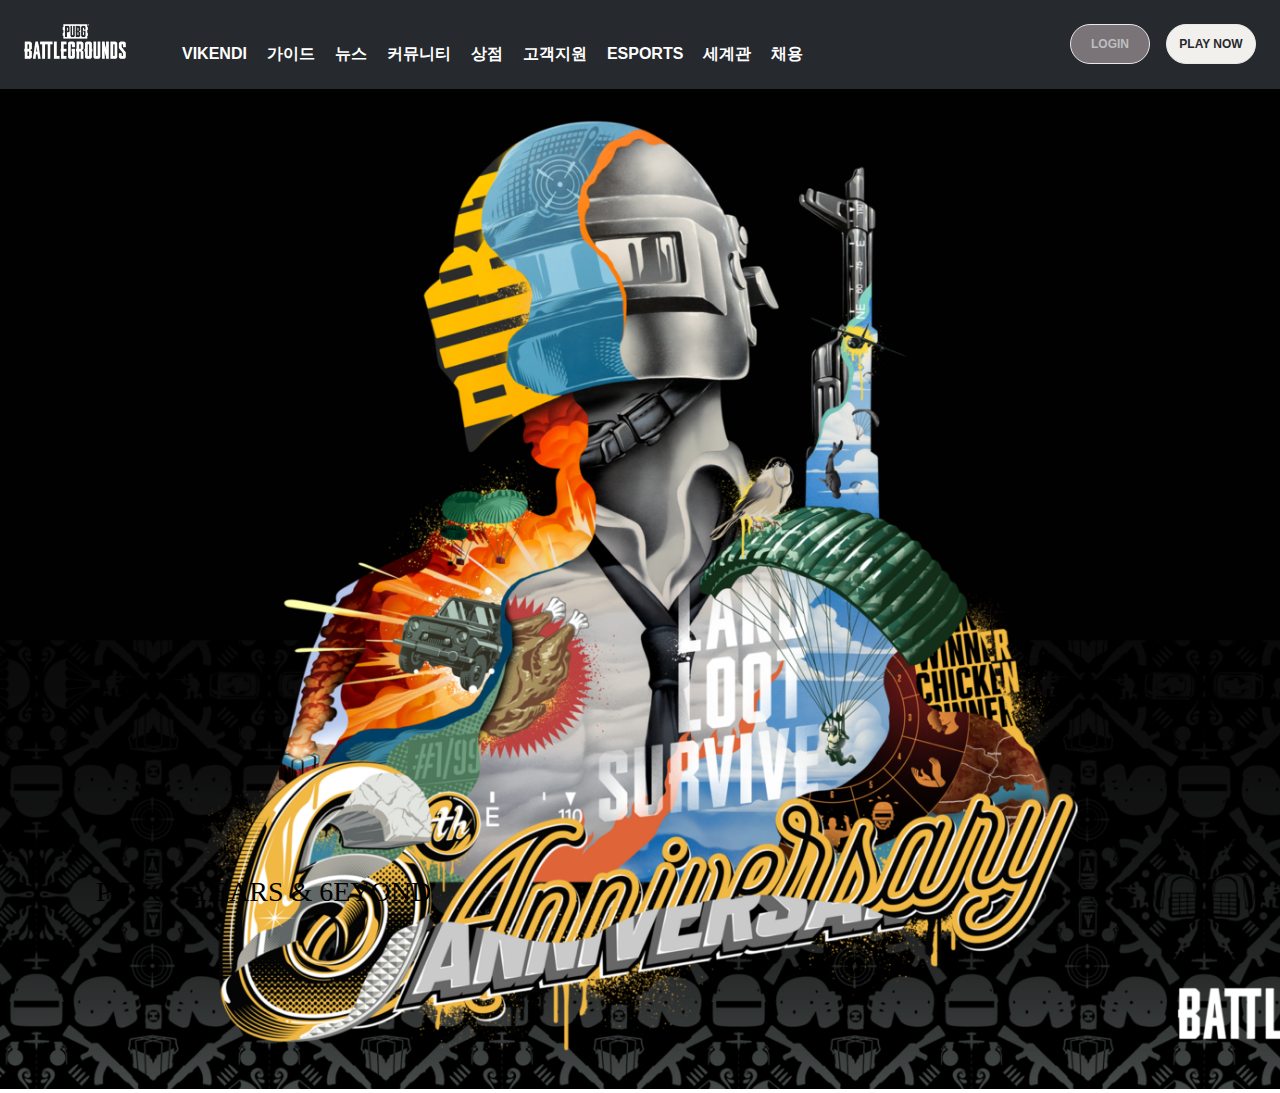
<file: BATTLE/index.html>
<!DOCTYPE html>
<html lang="en">
<head>
    <meta charset="UTF-8">
    <meta http-equiv="X-UA-Compatible" content="IE=edge">
    <meta name="viewport" content="width=device-width, initial-scale=1.0">
    <title>BattleGround</title>
    <link rel="stylesheet" href="style.css">
</head>
<body>
    <div class="Header">
        <div class="menu">
            <img class="logo" src="pubg-logo-battlegrounds.png" alt="logo"/>
            <button>VIKENDI</button>
            <button>가이드</button>
            <button>뉴스</button>
            <button>커뮤니티</button>
            <button>상점</button>
            <button>고객지원</button>
            <button>ESPORTS</button>
            <button>세계관</button>
            <button>채용</button>
        </div>
        <div class="loginBox">            
            <button class="login">LOGIN</button>
            <svg
          xmlns="http://www.w3.org/2000/svg"
          fill="none"
          viewBox="0 0 24 24"
          stroke="currentColor"
          class="ellipsis"
        >
          <path
            stroke-linecap="round"
            stroke-linejoin="round"
            stroke-width="2"
            d="M4 6h16M4 12h16M4 18h16"
          ></path>
        </svg>
            <button class="play">PLAY NOW</button>
        </div>
    </div>
    <div class="banner">
        <img src="Header-4-1920x1080.png" alt="banner">
        <div class="bannerMessage">PUBG 6YEARS & 6EYOND</div>
    </div>
</body>
</html>
</file>
<file: BATTLE/style.css>
body{
    margin:0;
   
}

.Header {
    display: flex;
    justify-content: space-between;
    align-items: center;
    padding:24px;
    max-width: 1280;
    margin:auto;
    background-color: #26292d;
}

.logo {
    width:102px;
}

button{    
    background-color: #26292d;
    font-size: 16px; 
    font-weight:600;    
    color: #ffffff;

}

.menu button{
    display: none;
    border: 0px;
    padding: 0px 8px;    
}

.menu button:nth-child(2){
    margin-left:44px;    
}
.loginBox{
    display: flex;
    align-items: center;
}
.login{
    display: inline-block;
    border: 0px;
    font-size: 16px;
    padding: 0px 12px;
    margin: 0px 16px 0px 0px;
    color: #FFFFFF;   
}
.play{
        display: none;    
}

.ellipsis{
    width:24px;
    margin-left:16px;
}

@media (min-width: 1024px){
    .menu button{
        display: inline-block;                      
    }
    .login{
        color: #bfbfbf;
        font-size: 12px;
        border:1px solid rgb(232,232,232);
        border-radius: 9999px;
        padding:0px 12px;
        height: 40px;
        width: 80px;
        background-color: #7A7378;   
    }
    .play{
        display: inline-block;
        color:#26292D;
        font-size:12px;
        border:1px solid rgb(232,232,232);
        border-radius: 9999px;
        padding:0px 12px;
        width: 90px;
        height: 40px;
        background-color: #F2f0ed;
    }
    .ellipsis{
        display: none;
    }

    .banner{
        position:relative;
    }
    .banner img{
        width: 100%;
        height: 1000px;
        object-fit: cover;
    }
    .bannerMessage{
        position: absolute;
        top:80%;
        margin-left: 96px;
        font-size: 28px;
        transform: translateY(-50%);
    }
}
</file>
